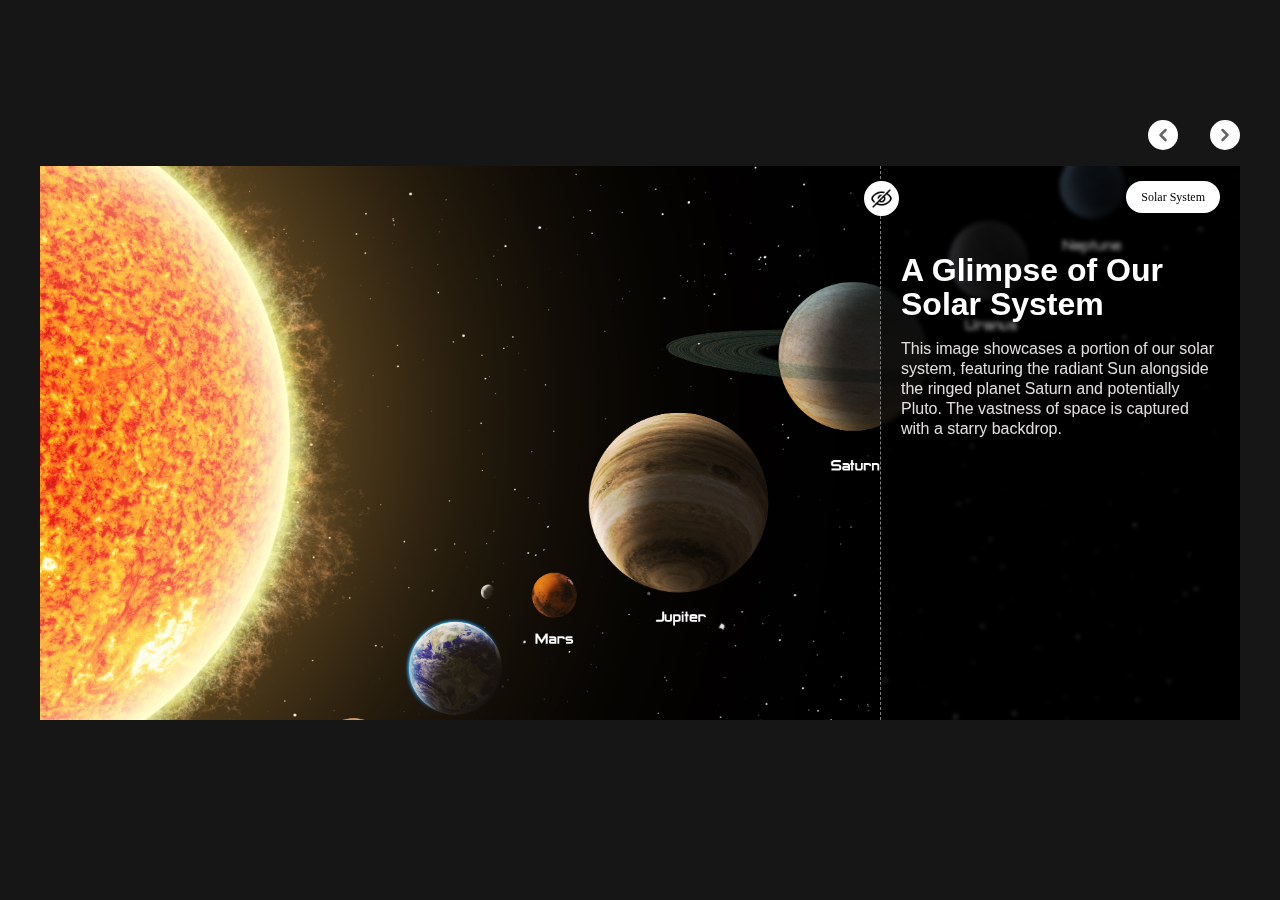
<file: index.html>
<!DOCTYPE html>
<html lang="us">
    <head>
        <title></title>

        <meta name="viewport" content="width=device-width, initial-scale=1.0">
        <meta charset="UTF-8">
        <meta http-equiv="X-UA-Compatible" content="IE=edge">
        <meta name="description" content="">
        <link rel="stylesheet" href="./style.css">
        <link rel="stylesheet" href="./lib/slider.css">
        <script type="module" src="./lib/myslider.js"></script>

        
    </head>

    <body>
        <div class="container">
        <div id="slider">
            <div class="slides" >

                <!-- slide #1 -->
                <div class="slide">
                    <div class="box">
                        <a  href="#" class="open-btn"></a>
                        <div class="content-box">
                            <a href="#" class="close-btn"></a>
                            <span class="tag">Solar System</span>
                            <h2 class="title">A Glimpse of Our Solar System</h2>
                            <p class="description">This image showcases a portion of our solar system, featuring the radiant Sun alongside the ringed planet Saturn and potentially Pluto. The vastness of space is captured with a starry backdrop.</p>
                        </div>
                        <div class="img-box">
                            <img src="./images/1.jpg" loading="lazy" alt="Img Slider 1" >
                        </div>
                    </div>
                </div>

                <!-- slide #2 -->
                <div class="slide">
                    <div class="box">
                        <a  href="#" class="open-btn"></a>
                        <div class="content-box">
                            <a href="#" class="close-btn"></a>
                            <span class="tag">The Earth</span>
                            <h2 class="title">Vantage Point: Planet Earth</h2>
                            <p class="description">Seen from space at night, the Earth presents a beautiful view with vast areas illuminated by human settlements. Countless city lights create intricate patterns across the darkened surface of the planet, visible below a deep, star-speckled sky as the Earth's curve falls away.</p>
                        </div>
                        <div class="img-box">
                            <img src="./images/2.jpg" alt="Img Slider 2" >
                        </div>
                    </div>
                </div>

                <!-- slide #3 -->
                <div class="slide">
                    <div class="box">
                        <a  href="#" class="open-btn"></a>
                        <div class="content-box">
                            <a href="#" class="close-btn"></a>
                            <span class="tag">Digital Art</span>
                            <h2 class="title">Fractured Orb Over Mountain City</h2>
                            <p class="description">This dramatic digital painting depicts a colossal celestial body seemingly cracking open or interacting intensely with a planetary surface. Brilliant, fiery energy erupts from within the cosmic object, casting an intense glow over a rugged mountain landscape and a futuristic city nestled among the peaks. The scene is one of immense, perhaps cataclysmic, cosmic power unfolding above a world that appears both ancient (mountains) and advanced (city).</p>
                        </div>
                        <div class="img-box">
                            <img src="./images/3.jpg" alt="Img Slider 3" >
                        </div>
                    </div>
                </div>

                
                <!-- slide #4 -->
                <div class="slide">
                    <div class="box">
                        <a  href="#" class="open-btn"></a>
                        <div class="content-box">
                            <a href="#" class="close-btn"></a>
                            <span class="tag">Cloudscape</span>
                            <h2 class="title">Above the Jovian Storms</h2>
                            <p class="description">A stunning view from above a vast planetary atmosphere, filled with swirling, circular storm clouds. A crescent moon and distant star cast a glowing light, revealing the dramatic curves of the cloudscape and evoking a sense of immense scale and power.</p>
                        </div>
                        <div class="img-box">
                            <img src="./images/4.jpg" alt="Img Slider 4" >
                        </div>
                    </div>
                </div>

                <!-- slide #5 -->
                <div class="slide">
                    <div class="box">
                        <a  href="#" class="open-btn"></a>
                        <div class="content-box">
                            <a href="#" class="close-btn"></a>
                            <span class="tag">Apollo 11</span>
                            <h2 class="title">First Footprints on the Moon</h2>
                            <p class="description">An Apollo 11 astronaut stands on the Moon during humanity’s first manned lunar landing, with footprints and the lunar module reflected in the helmet — a historic moment in space exploration.</p>
                        </div>
                        <div class="img-box">
                            <img src="./images/5.png" alt="Img Slider 5" >
                        </div>
                    </div>
                </div>

                <!-- slide #6 -->
                <div class="slide">
                    <div class="box">
                        <a  href="#" class="open-btn"></a>
                        <div class="content-box">
                            <a href="#" class="close-btn"></a>
                            <span class="tag">Earth from Moon</span>
                            <h2 class="title">Earthrise</h2>
                            <p class="description">From the desolate, cratered landscape of the Moon, our vibrant Earth emerges as a striking oasis of blue and white. This poignant image, captured by the Apollo 8 crew, highlights the stark contrast between the lifeless lunar surface and the dynamic, life-sustaining beauty of our home planet suspended in the vast darkness of space. It's a powerful reminder of Earth's preciousness and fragility.</p>
                        </div>
                        <div class="img-box">
                            <img src="./images/6.jpg" alt="Img Slider 6" >
                        </div>
                    </div>
                </div>


                <!-- slide #7 -->
                <div class="slide">
                    <div class="box">
                        <a  href="#" class="open-btn"></a>
                        <div class="content-box">
                            <a href="#" class="close-btn"></a>
                            <span class="tag">Space Shuttle Atlantis</span>
                            <h2 class="title">Atlantis Ascending</h2>
                            <p class="description">This powerful image captures Space Shuttle Atlantis in the midst of its ascent, leaving a trail of fiery exhaust as it climbs into the dark expanse of space. The shuttle, with its distinctive shape and the "USA" marking visible on its side, is a symbol of human ingenuity and our drive to explore the cosmos. The intense light from the engines contrasts dramatically with the deep blue of the sky.</p>
                        </div>
                        <div class="img-box">
                            <img src="./images/7.jpg" alt="Img Slider 7" >
                        </div>
                    </div>
                </div>
                
            </div>
            </div>
        </div>
    </div>
    
        <script type="module" src="./script.js"></script>

    </body>
</html>
</file>
<file: lib/slider.css>
body {
    position: relative;
}

#slider {
    width: 100%;
    height: 100%;
    position: relative;
    z-index: 12;
    display: none;
    flex-direction: column;
}

.slides {
    width: 100%;
    height: 100%;
    position: relative;
    overflow: hidden;
}

.slide {
    width: 100%;
    height: 100%;
    transition: 0.4s ease-in-out;
    visibility: hidden;
    opacity: 0;
    position: absolute;
    top: 0;
    overflow: hidden;

    
}

.navigation button {
    border: none;
    font-size: 44px;
    cursor: pointer;
    background-color: transparent;
}

.actionbtn {
    background-size: 100%;
    background-repeat: no-repeat;
    width: 30px;
    height: 30px;
}

.leftBtn {
    background-image: url("data:image/svg+xml;utf8,\%3Csvg%20width%3D%2224%22%20height%3D%2224%22%20viewBox%3D%220%200%2024%2024%22%20xmlns%3D%22http%3A//www.w3.org/2000/svg%22%3E\%3Ccircle%20cx%3D%2212%22%20cy%3D%2212%22%20r%3D%2212%22%20fill%3D%22%23FFFFFF%22/%3E\%3Cpolyline%20points%3D%2214%208%2010%2012%2014%2016%22%20fill%3D%22none%22%20stroke%3D%22%23666%22%20stroke-width%3D%222%22%20stroke-linecap%3D%22round%22%20stroke-linejoin%3D%22round%22/%3E\%3C/svg%3E");
}

.rightBtn {
    background-image: url("data:image/svg+xml;utf8,\%3Csvg%20width%3D%2224%22%20height%3D%2224%22%20xmlns%3D%22http%3A//www.w3.org/2000/svg%22%3E\%3Ccircle%20cx%3D%2212%22%20cy%3D%2212%22%20r%3D%2212%22%20fill%3D%22%23FFFFFF%22/%3E\%3Cpolyline%20points%3D%2210%208%2014%2012%2010%2016%22%20fill%3D%22none%22%20stroke%3D%22%23666%22%20stroke-width%3D%222%22%20stroke-linecap%3D%22round%22%20stroke-linejoin%3D%22round%22/%3E\%3C/svg%3E");
}

.navigation {
    width: 100%;
    margin-bottom: 16px;
    display: flex;
    justify-content: end;
    column-gap: 32px
}


.slide.active {
    visibility: visible;
    opacity: 1;
}


.disabled {
    opacity: 0.5
}


.pagination { text-align: center;}
.bullet {
    display: inline-block;
    width: 30px;
    height: 30px;
    background: url('/images/icons/moon.png') no-repeat;
    background-size: 100%;
    margin: 0 5px;
    cursor: pointer;
    transition: .3s linear;
    margin-top: 20px;
    opacity: 0.5

}
.bullet.active {
    width: 35px;
    opacity: 1;
}



.progressbar {
    color: #fff;
    backdrop-filter: blur(2px);
    font-size: 18px;
    position: absolute;
    right: 0;
    bottom: 0; 
    z-index: 1;
    padding: 10px;   
}

.draggable .slides * {
    -webkit-user-select: none; /* For Safari */
    -moz-user-select: none; /* For Firefox */
    -ms-user-select: none; /* For IE/Edge */
    user-select: none; /* Standard syntax */
    -webkit-user-drag: none; /* Prevents dragging of images and links */
}

.img-box { height: 100%; }


.slider-settings-wrapper {
    position: absolute;
    left: 15px;
    bottom: 15px;
    z-index: 10;
    display: block;
    padding: 10px;
    border-radius: 20px;
    background-color: #fff;

}
.slider-settings-wrapper a {
    width: 20px;
    height: 20px;
    display: block;
}


.slider-settings-wrapper .slider-full-size {
    background: url('/images/icons/full-size.png');
    background-size: 100%;
}


.lightbox {
    display: flex;
    position: fixed;
    inset: 0;
    background: rgba(0, 0, 0, 0.8);
    justify-content: center;
    align-items: center;
    z-index: 999;
    opacity: 0;
    visibility: hidden;
    transition: 0.3s linear;

  
}

.lightbox.active {
    opacity: 1;
    visibility: visible;
}

  
.lightbox .lightbox-img {
    max-width: 90%;
    max-height: 80vh;
    object-fit: cover;
}


.lightbox a {
    position: absolute;
    top: 20px;
    right: 30px;
    color: white;
    font-size: 2rem;
    text-decoration: none;
    font-weight: bold;
}



a.close-btn {
    background-image: url('/images/icons/eye.png');
    background-size: 25px;
    background-repeat: no-repeat;
    background-position: center;
}
a.open-btn {
    background-image: url('/images/icons/question.png');
    background-size: 20px;
    background-repeat: no-repeat;
    background-position: center;
}


@media only screen and (max-width: 768px) {
    #slider { flex-direction: column-reverse !important; }
    .navigation { justify-content: center;}
    .slides { margin-bottom: 16px; }
    .title {
        font-size: 26px;
        line-height: 28px;
    }
    .content-box { padding: 10px; }
    .tag { margin-bottom: 20px;}
}
</file>
<file: style.css>
/* css reset stylesheet */

*, *::before, *:after {
    margin: 0;
    padding: 0;
    box-sizing: border-box;
}

html, body, div, span, object, iframe,
h1, h2, h3, h4, h5, h6, p, blockquote, pre,
abbr, address, cite, code,
del, dfn, em, img, ins, kbd, q, samp,
small, strong, sub, sup, var,
b, i,
dl, dt, dd, ol, ul, li,
fieldset, form, label, legend,
table, caption, tbody, tfoot, thead, tr, th, td,
article, aside, canvas, details, figcaption, figure,
footer, header, hgroup, menu, nav, section, summary,
time, mark, audio, video {
    border:0;
    outline:0;
    font-size:100%;
    vertical-align:baseline;
    background:transparent;
}

body {line-height:1;}
nav ul {list-style:none;}
blockquote, q {quotes:none;}
del {text-decoration: line-through;}
article,aside,details,figcaption,figure,
footer,header,hgroup,menu,nav,section {display:block;}


blockquote:before, blockquote:after,
q:before, q:after {
    content:'';
    content:none;
}



a {
    margin:0;
    padding:0;
    font-size:100%;
    vertical-align:baseline;
    background:transparent;
}

table {
    border-collapse:collapse;
    border-spacing:0;
}


.box {
    height: 100%;

}

.tag {
    color: #000;
    background: #fff;
    padding: 10px 15px;
    border-radius: 99px;
    display: inline-block;
    margin-bottom: 10px;
    font-size: 12px;
    margin-bottom: 40px;
    font-family: Tahoma;
    display: block;
    width: max-content;
    margin-left: auto;
}



.description {
    font-size: 16px;
    color: rgb(226, 222, 222);
    line-height: 20px;
    font-family: Arial ;
}



.container {
    max-width: 1200px;
    margin: 0 auto;
}

body { margin-block: 120px; }

img {
    height: 100%;
    width: 100%;
    object-fit: cover;
}



.content-box {
    position: absolute;
    width: 30%;
    height: 100%;
    padding: 15px 20px;
    background: rgba(0, 0, 0, 0.5);
    right: 0;
    backdrop-filter: blur(2px);
    border-left: 0.5px dashed gray;
    transition: .5s linear;
}

.hidden-content.box .content-box{
    visibility: hidden;
    transform: translateX(150%);
}

.box:not(.hidden-content) .open-btn {
    visibility: hidden;
    opacity: 0;
}

.title {
    color: #fff;
    font-size: 32px;
    margin-bottom: 18px;
    font-family: Helvetica ;
    line-height: 34px;
}


#slider {
    height: 600px !important;
}



a { text-decoration: none;}

.close-btn {
    position: absolute;
    display: block;
    background: #fff;
    border-radius: 50%;
    font-size: 20px;
    left: -17.5px;
    width: 35px;
    height: 35px;
    text-align: center;
    color: #000;
}



.open-btn {
    position: absolute;
    right: 15px;
    top: 15px;
    background: #fff;
    border-radius: 50%;
    font-size: 20px;
    width: 35px;
    height: 35px;
}


.close-btn, .open-btn { padding: 5px; }







body {
    background-color: rgb(22, 22, 22);
}

.navigation button{ color: #fff; }


@media only screen and (max-width: 1024px) {
    .content-box { width: 50%; }
}

@media only screen and (max-width: 768px) {
    .content-box { width: 70%; }
}
</file>
